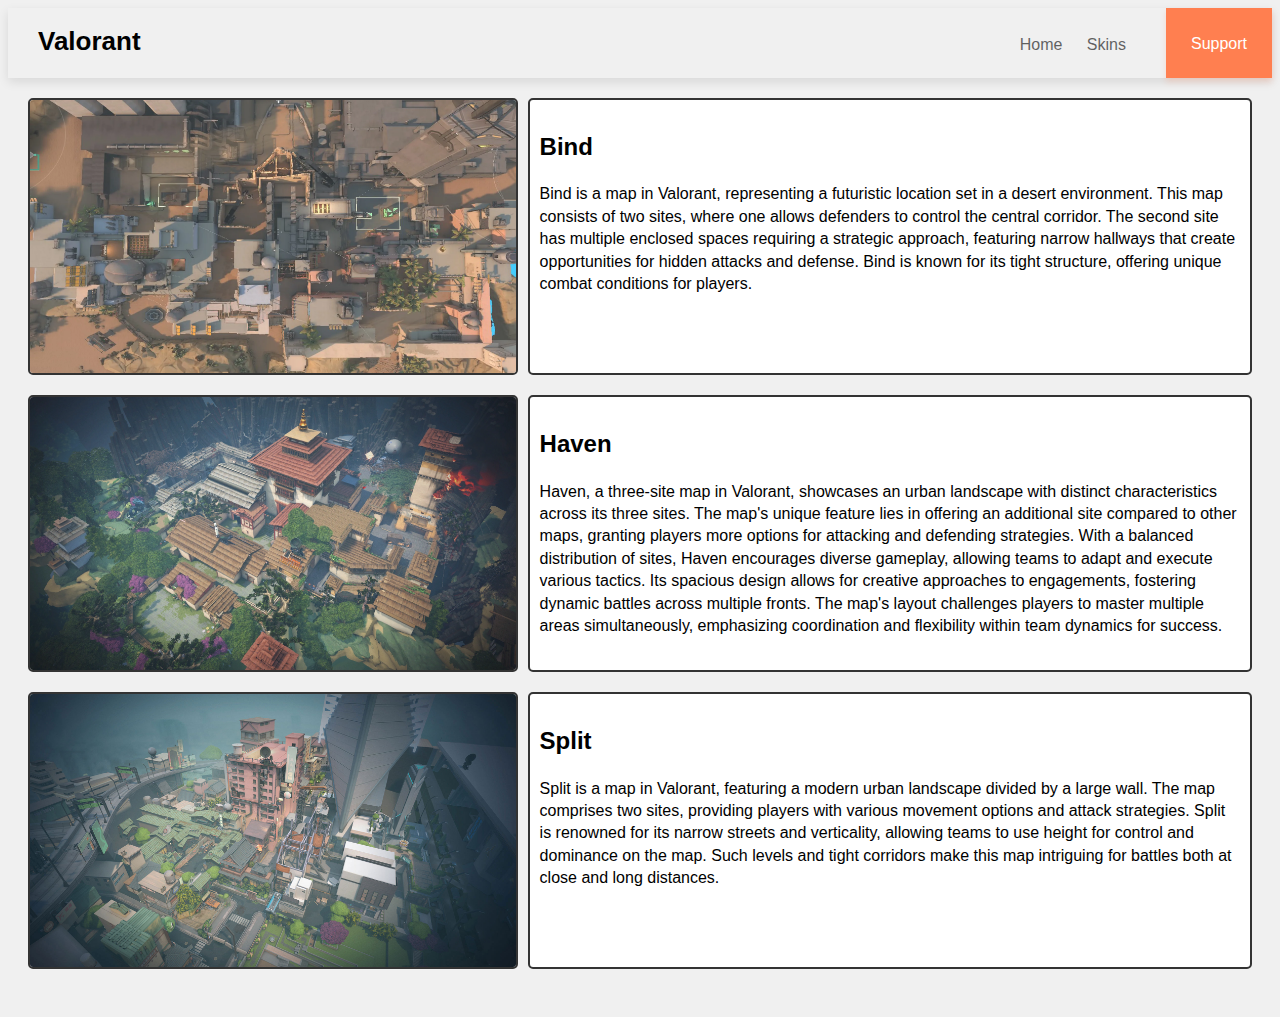
<file: templates/maps.html>
<!DOCTYPE html>
<html lang="en">
<head>
  <meta charset="UTF-8">
  <title>Maps</title>

  <link type="image/x-icon" href="/static/pic/favicon.png" rel="shortcut icon">
  <link type="Image/x-icon" href="/static/pic/favicon.png" rel="icon">

  <link rel="stylesheet" href="/static/style.css">
  <style>
    body {
      background-color: #f0f0f0;
      font-family: Arial, sans-serif;
    }

    .skin-bundle {
      display: flex;
      margin-bottom: 20px;
    }

    .skin-image {
      width: 40%;
      border: 2px solid #333;
      border-radius: 5px;
      margin-right: 10px;
    }

    .skin-info {
      width: 60%;
      padding: 10px;
      background-color: #fff;
      border: 2px solid #333;
      border-radius: 5px;
    }
  </style>
</head>
<body>
  <nav class="navbar">
    <div class="container">
      <a href="#" class="brand">Valorant</a>
      <div class="wrap">
        <ul class="menu">
          <li><a href="/">Home</a></li>
          <li><a href="/skins">Skins</a></li>
        </ul>
        <a href="/support" class="support">Support</a>
      </div>
    </div>
  </nav>

  <main>
    <div class="skin-bundle">
      <img src="/static/pic/bind.jpg" alt="Soulstrife Skin Bundle Image" class="skin-image">
      <div class="skin-info">
        <h2>Bind</h2>
        <p>Bind is a map in Valorant, representing a futuristic location set in a desert environment. This map consists of two sites, where one allows defenders to control the central corridor. The second site has multiple enclosed spaces requiring a strategic approach, featuring narrow hallways that create opportunities for hidden attacks and defense. Bind is known for its tight structure, offering unique combat conditions for players.</p>
      </div>
    </div>

    <div class="skin-bundle">
      <img src="/static/pic/haven.jpg" alt="Orion Skin Bundle Image" class="skin-image">
      <div class="skin-info">
        <h2>Haven</h2>
        <p>Haven, a three-site map in Valorant, showcases an urban landscape with distinct characteristics across its three sites. The map's unique feature lies in offering an additional site compared to other maps, granting players more options for attacking and defending strategies. With a balanced distribution of sites, Haven encourages diverse gameplay, allowing teams to adapt and execute various tactics. Its spacious design allows for creative approaches to engagements, fostering dynamic battles across multiple fronts. The map's layout challenges players to master multiple areas simultaneously, emphasizing coordination and flexibility within team dynamics for success.</p>
      </div>
    </div>

    <div class="skin-bundle">
      <img src="/static/pic/split.jpg" alt="Prime Skin Bundle Image" class="skin-image">
      <div class="skin-info">
        <h2>Split</h2>
        <p>Split is a map in Valorant, featuring a modern urban landscape divided by a large wall. The map comprises two sites, providing players with various movement options and attack strategies. Split is renowned for its narrow streets and verticality, allowing teams to use height for control and dominance on the map. Such levels and tight corridors make this map intriguing for battles both at close and long distances.</p>
      </div>
    </div>
  </main>
</body>
</html>
</file>
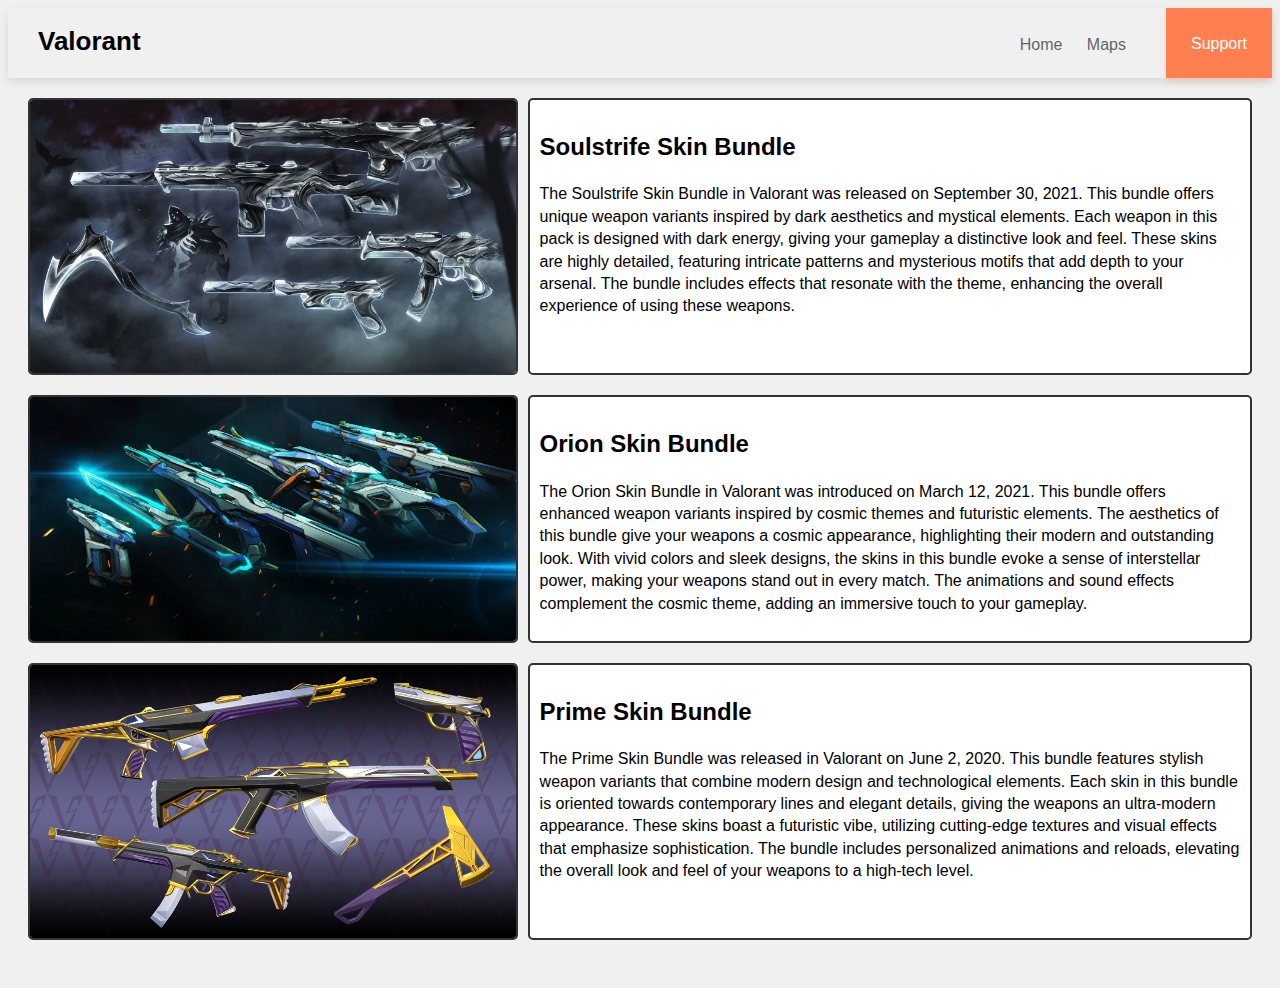
<file: templates/skins.html>
<!DOCTYPE html>
<html lang="en">
<head>
  <meta charset="UTF-8">
  <title>Skins</title>

  <!-- favicon -->
  <link type="image/x-icon" href="/static/pic/favicon.png" rel="shortcut icon">
  <link type="Image/x-icon" href="/static/pic/favicon.png" rel="icon">

  <!-- Custom Style -->
  <link rel="stylesheet" href="/static/style.css">
  <style>
    body {
      background-color: #f0f0f0; /* задний фон текста */
      font-family: Arial, sans-serif;
    }

    .skin-bundle {
      display: flex;
      margin-bottom: 20px;
    }

    .skin-image {
      width: 40%; /* ширина фотки */
      border: 2px solid #333;
      border-radius: 5px;
      margin-right: 10px; /* отступ между фоткой и текстом */
    }

    .skin-info {
      width: 60%;
      padding: 10px; /* отступы */
      background-color: #fff; /* задний фон */
      border: 2px solid #333;
      border-radius: 5px;
    }
  </style>
</head>
<body>
  <nav class="navbar">
    <div class="container">
      <a href="#" class="brand">Valorant</a>
      <div class="wrap">
        <ul class="menu">
          <li><a href="/">Home</a></li>
          <li><a href="/maps">Maps</a></li>
        </ul>
        <a href="/support" class="support">Support</a>
      </div>
    </div>
  </nav>

  <main>
    <div class="skin-bundle">
      <img src="/static/pic/soulstrife.jpg" alt="Soulstrife Skin Bundle Image" class="skin-image">
      <div class="skin-info">
        <h2>Soulstrife Skin Bundle</h2>
        <p>The Soulstrife Skin Bundle in Valorant was released on September 30, 2021. This bundle offers unique weapon variants inspired by dark aesthetics and mystical elements. Each weapon in this pack is designed with dark energy, giving your gameplay a distinctive look and feel. These skins are highly detailed, featuring intricate patterns and mysterious motifs that add depth to your arsenal. The bundle includes effects that resonate with the theme, enhancing the overall experience of using these weapons.</p>
      </div>
    </div>

    <div class="skin-bundle">
      <img src="/static/pic/orion.jpg" alt="Orion Skin Bundle Image" class="skin-image">
      <div class="skin-info">
        <h2>Orion Skin Bundle</h2>
        <p>The Orion Skin Bundle in Valorant was introduced on March 12, 2021. This bundle offers enhanced weapon variants inspired by cosmic themes and futuristic elements. The aesthetics of this bundle give your weapons a cosmic appearance, highlighting their modern and outstanding look. With vivid colors and sleek designs, the skins in this bundle evoke a sense of interstellar power, making your weapons stand out in every match. The animations and sound effects complement the cosmic theme, adding an immersive touch to your gameplay.</p>
      </div>
    </div>

    <div class="skin-bundle">
      <img src="/static/pic/prime.jpg" alt="Prime Skin Bundle Image" class="skin-image">
      <div class="skin-info">
        <h2>Prime Skin Bundle</h2>
        <p>The Prime Skin Bundle was released in Valorant on June 2, 2020. This bundle features stylish weapon variants that combine modern design and technological elements. Each skin in this bundle is oriented towards contemporary lines and elegant details, giving the weapons an ultra-modern appearance. These skins boast a futuristic vibe, utilizing cutting-edge textures and visual effects that emphasize sophistication. The bundle includes personalized animations and reloads, elevating the overall look and feel of your weapons to a high-tech level.</p>
      </div>
    </div>
  </main>
</body>
</html>
</file>
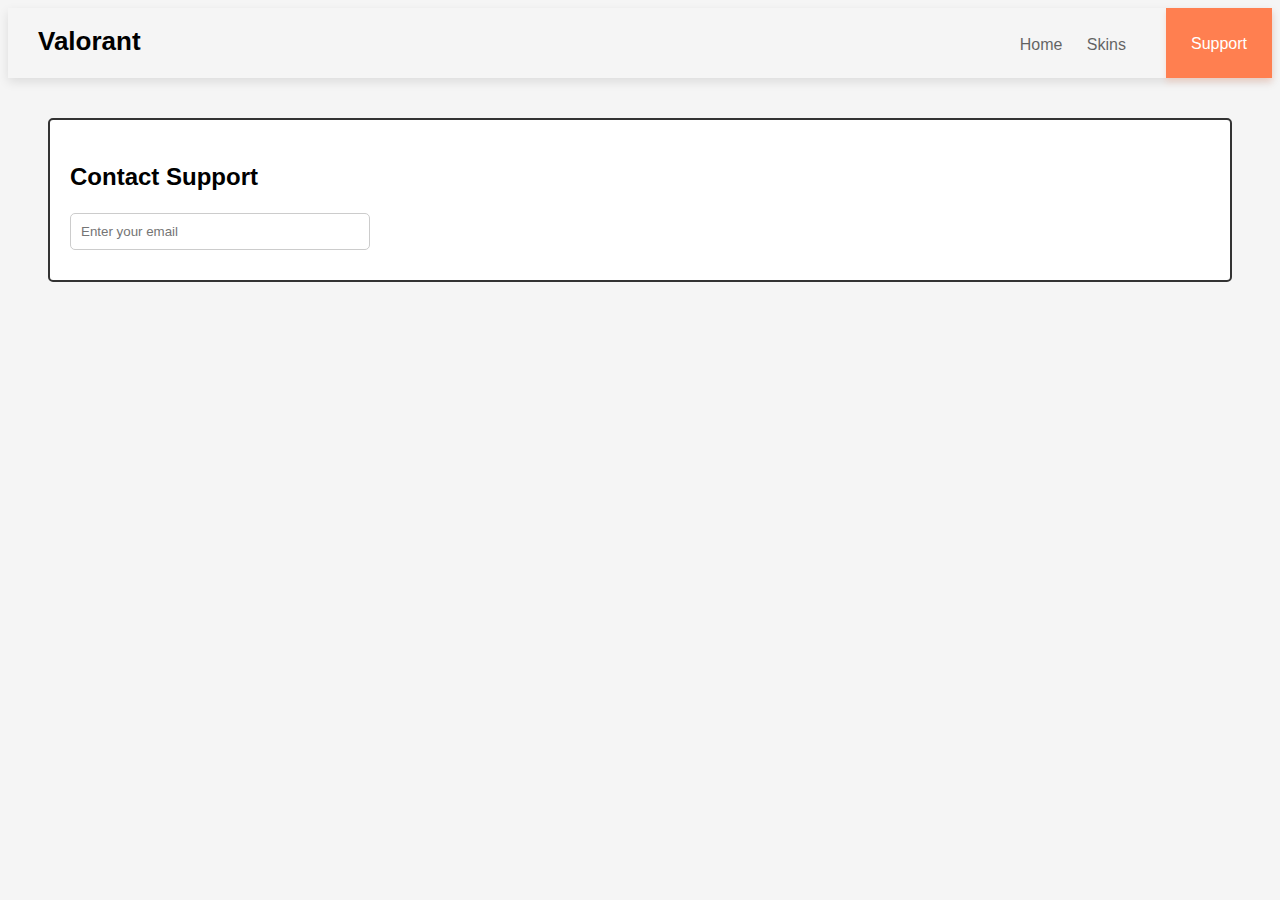
<file: templates/support.html>
<!DOCTYPE html>
<html lang="en">
<head>
  <meta charset="UTF-8">
  <title>Support</title>

  <link type="image/x-icon" href="/static/pic/favicon.png" rel="shortcut icon">
  <link type="Image/x-icon" href="/static/pic/favicon.png" rel="icon">

  <link rel="stylesheet" href="/static/style.css">
  <style>
    .support-form {
      margin: 20px;
      padding: 20px;
      border: 2px solid #333;
      border-radius: 5px;
      background-color: #fff;
    }

    .support-form input[type="email"] {
      width: 300px;
      padding: 10px;
      margin-bottom: 10px;
      border-radius: 5px;
      border: 1px solid #ccc;
    }

    .support-form input[type="text"] {
      width: 300px; /* Добавьте стили для текстового поля CAPTCHA */
      padding: 10px;
      margin-bottom: 10px;
      border-radius: 5px;
      border: 1px solid #ccc;
    }

    .support-form input[type="submit"] {
      padding: 10px 20px;
      border: none;
      border-radius: 5px;
      background-color: #333;
      color: #fff;
      cursor: pointer;
    }
  </style>
</head>
<body>
  <nav class="navbar">
    <div class="container">
      <a href="#" class="brand">Valorant</a>
      <div class="wrap">
        <ul class="menu">
          <li><a href="/">Home</a></li>
          <li><a href="/skins">Skins</a></li>
        </ul>
        <a href="/support" class="support">Support</a>
      </div>
    </div>
  </nav>

  <main>
    <div class="support-form">
      <h2>Contact Support</h2>
      <form method="post">
        <input type="email" name="email" placeholder="Enter your email" required>
      </form>
    </div>
  </main>
</body>
</html>
</file>
<file: static/style.css>
* {
  box-sizing: border-box;
}

body{
  position: relative;
  font-family: "Montserrat SemiBold", sans-serif;
  font-size: 16px;
  line-height: 1.4;
  color: #000;
  min-width: 320px;
  overflow-x: hidden;
  height: auto;
  background-color: #f5f5f5;
}

main {
  padding: 20px;
}

.about {
  background-color: #fff;
  padding: 20px;
  margin-bottom: 20px;
  border-radius: 5px;
  box-shadow: 0 4px 6px rgba(0, 0, 0, 0.1);
}

.agents {
  background-color: #fff;
  padding: 20px;
  margin-bottom: 20px;
  border-radius: 5px;
  box-shadow: 0 4px 6px rgba(0, 0, 0, 0.1);
}

.agents h2 {
  font-size: 24px;
  margin-bottom: 10px;
}

.agents table {
  width: 100%;
  border-collapse: collapse;
  margin-top: 10px; /* Add space above the table */
}

.agents th, .agents td {
  border: 1px solid #ccc;
  padding: 8px;
  text-align: left;
}

.subscribe {
  background-color: #fff;
  padding: 20px;
  margin-bottom: 20px;
  border-radius: 5px;
  box-shadow: 0 4px 6px rgba(0, 0, 0, 0.1);
}

.subscribe h2 {
  font-size: 24px;
  margin-bottom: 10px;
}

.subscribe form {
  display: flex;
  flex-wrap: wrap;
}

.subscribe label {
  flex: 1;
  margin-right: 10px;
}

.subscribe input[type="email"] {
  flex: 2;
  padding: 8px;
  width: 100%;
}

.subscribe button {
  flex: 1;
  padding: 8px;
  background-color: coral;
  color: #fff;
  border: none;
  cursor: pointer;
  transition: background-color 0.2s ease-in-out;
}

.subscribe button:hover {
  background-color: darkorange;
}

.navbar {
  width: 100%;
  height: 70px;
  box-shadow: 0 4px 10px rgba(0, 0, 0, .1);
  vertical-align: middle;
}
.container{
  height: inherit;
  display: flex;
  justify-content: space-between;
  align-content: center;
}

.menu{
  list-style-type: none;
  padding-left: 0;
  margin-bottom: 0;
}

.menu li{
  display: inline-block;
}

.menu li a{
  display: inline-block;
  color: black;
  opacity: 0.6;
  text-decoration: none;
  padding: 10px;
  transition: all .07s ease-in-out;
}

.menu li a:hover{
  opacity: 1;
}

.wrap{
  display: flex;
  flex-flow: row nowrap;
}

.support{
   vertical-align: middle;
   margin-left: 30px;
   text-decoration: none;
   padding: 25px;
   background-color: coral;
   color: white;
   box-shadow: 0 4px 6px rgba(255, 127, 80, .2);
}

.brand{
    font-weight: 700;
    font-size: 26px;
    text-decoration: none;
    color:black;
    margin-top: 15px;
    margin-left: 30px;
}

.brand:hover{
  color: coral;
  transition: all .07s ease-in-out;
}

.Gekko{
    margin: 30px;
    width: 300px;
    border: 1px solid #ccc;
    padding: 10px;
    float: left;
    clear: both;
    box-shadow: 0 0 5px rgba(0, 0, 0, 0.2);
}

.Gekko img{
    max-width: 100%;
    height: auto;
}

.Gekko h2{
    font-size: 1.2em;
    margin: 10px 0;
}

.Gekko p{
    font-size: 0.9em;
    margin: 10px 0;
}

.Gekko .more{
    display: inline-block;
    padding: 5px 10px;
    background-color: coral;
    color: white;
    text-decoration: none;
    font-weight: bold;
    border-radius: 5px;
}

.Gekko .more:hover{
    background-color: darkorange;
}

.Sunset{
  margin: 30px;
  width: 300px;
  border: 1px solid #ccc;
  padding: 10px;
  float: left;
  clear: both;
  box-shadow: 0 0 5px rgba(0, 0, 0, 0.2);
}

.Sunset img{
  max-width: 100%;
  height: auto;
}

.Sunset h2{
    font-size: 1.2em;
    margin: 10px 0;
}

.Sunset p{
    font-size: 0.9em;
    margin: 10px 0;
}

.Sunset .more{
    display: inline-block;
    padding: 5px 10px;
    background-color: coral;
    color: white;
    text-decoration: none;
    font-weight: bold;
    border-radius: 5px;
}

.Sunset .more:hover{
    background-color: darkorange;
}

.Champions{
  margin: 30px;
  width: 300px;
  border: 1px solid #ccc;
  padding: 10px;
  float: left;
  clear: both;
  box-shadow: 0 0 5px rgba(0, 0, 0, 0.2);
}

.Champions img{
  max-width: 100%;
  height: auto;
}

.Champions h2{
    font-size: 1.2em;
    margin: 10px 0;
}

.Champions p{
    font-size: 0.9em;
    margin: 10px 0;
}

.Champions .more{
    display: inline-block;
    padding: 5px 10px;
    background-color: coral;
    color: white;
    text-decoration: none;
    font-weight: bold;
    border-radius: 5px;
}

.Champions .more:hover{
    background-color: darkorange;
}

.Skin{
  margin: 30px;
  width: 300px;
  border: 1px solid #ccc;
  padding: 10px;
  float: left;
  clear: both;
  box-shadow: 0 0 5px rgba(0, 0, 0, 0.2);
}

.Skin img{
  max-width: 100%;
  height: auto;
}

.Skin h2{
    font-size: 1.2em;
    margin: 10px 0;
}

.Skin p{
    font-size: 0.9em;
    margin: 10px 0;
}

.Skin .more{
    display: inline-block;
    padding: 5px 10px;
    background-color: coral;
    color: white;
    text-decoration: none;
    font-weight: bold;
    border-radius: 5px;
}

.Skin .more:hover{
    background-color: darkorange;
}

.social-icons {
    display: flex;
    list-style: none;
    padding: 0;
    margin: 0;
}

.social-icons li {
    margin-right: 10px; /* Расстояние между иконками */
}

.social-icons li a {
    display: block;
    font-size: 24px; /* Размер иконок */
    margin-top: 5px; /* Регулирование вертикального отступа */
}
</file>
